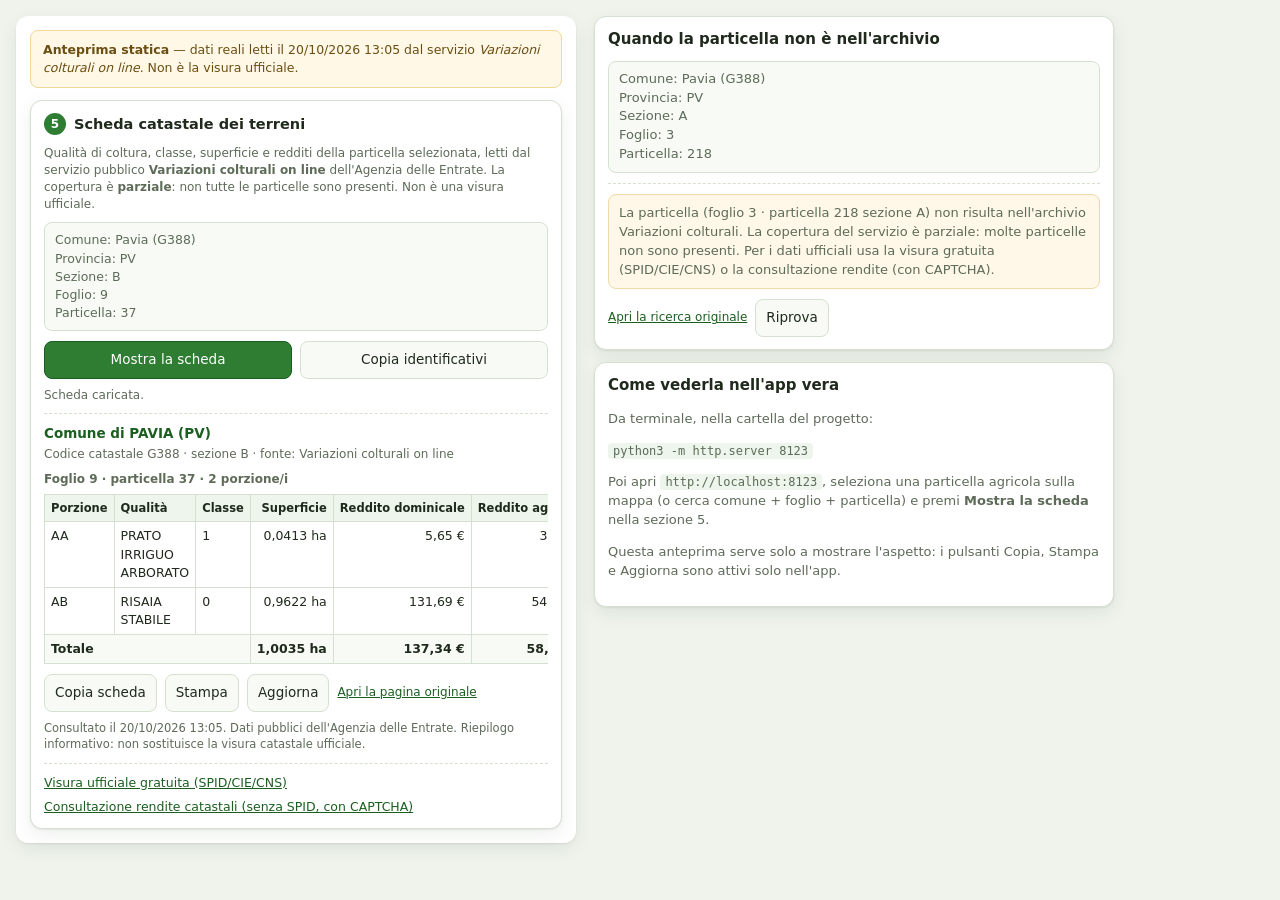
<file: doc/anteprima-scheda.html>
<!DOCTYPE html>
<html lang="it">
<head>
<meta charset="utf-8">
<meta name="viewport" content="width=device-width, initial-scale=1">
<title>Anteprima — Scheda catastale dei terreni (v2.1)</title>
<link rel="stylesheet" href="../web/app.css">
<style>
  body { display: block; }
  .preview-shell { display: flex; gap: 18px; align-items: flex-start; padding: 16px; flex-wrap: wrap; }
  .preview-panel { width: 560px; max-width: 100%; background: var(--panel); border-radius: var(--radius); box-shadow: var(--shadow); padding: 14px; }
  .preview-banner { margin: 0 0 12px; padding: 10px 12px; border-radius: 8px; background: #fff8e6; border: 1px solid #f0d79a; color: #6b4e12; font-size: 12.5px; }
  .preview-side { flex: 1; min-width: 280px; max-width: 520px; display: flex; flex-direction: column; gap: 12px; }
  .preview-side .card { box-shadow: var(--shadow); }
  .preview-side h2 { margin: 0 0 8px; font-size: 15px; }
  .preview-side p, .preview-side li { font-size: 13px; color: var(--muted); }
  .preview-side code { background: #eef5ec; padding: 1px 5px; border-radius: 4px; font-size: 12px; }
  .preview-missing .visura-empty { margin: 0; }
</style>
</head>
<body>
<div class="preview-shell">
  <div class="preview-panel">
    <p class="preview-banner">
      <b>Anteprima statica</b> — dati reali letti il 20/10/2026 13:05
      dal servizio <i>Variazioni colturali on line</i>. Non è la visura ufficiale.
    </p>
    <section class="card" id="card-visura">
      <h2><span class="n">5</span> Scheda catastale dei terreni</h2>
      <p class="hint visura-help">
        Qualità di coltura, classe, superficie e redditi della particella
        selezionata, letti dal servizio pubblico
        <b>Variazioni colturali on line</b> dell'Agenzia delle Entrate.
        La copertura è <b>parziale</b>: non tutte le particelle sono presenti.
        Non è una visura ufficiale.
      </p>
      <p id="visura-ident" class="visura-ident">Comune: Pavia (G388)
Provincia: PV
Sezione: B
Foglio: 9
Particella: 37</p>
      <div class="row">
        <button id="btn-visura" class="primary" type="button">Mostra la scheda</button>
        <button id="btn-copia-ident" type="button">Copia identificativi</button>
      </div>
      <p id="visura-status" class="hint" role="status" aria-live="polite">Scheda caricata.</p>
      <div id="out-visura" class="visura">

    <div class="visura-head">
      <strong>Comune di PAVIA (PV)</strong>
      <span>Codice catastale G388 · sezione B · fonte: Variazioni colturali on line</span>
    </div>
    <div class="visura-table-wrap">
      <table class="visura-table">
        <caption>Foglio 9 · particella 37 · 2 porzione/i</caption>
        <thead><tr><th scope="col">Porzione</th><th scope="col">Qualità</th><th scope="col">Classe</th><th scope="col" class="num">Superficie</th><th scope="col" class="num">Reddito dominicale</th><th scope="col" class="num">Reddito agrario</th></tr></thead>
        <tbody>
        <tr>
          <td>AA</td>
          <td>PRATO IRRIGUO ARBORATO</td>
          <td>1</td>
          <td class="num">0,0413 ha</td>
          <td class="num">5,65 €</td>
          <td class="num">3,84 €</td>
        </tr>
        <tr>
          <td>AB</td>
          <td>RISAIA STABILE</td>
          <td>0</td>
          <td class="num">0,9622 ha</td>
          <td class="num">131,69 €</td>
          <td class="num">54,66 €</td>
        </tr>
        </tbody>
        <tfoot>
          <tr>
            <th scope="row" colspan="3">Totale</th>
            <td class="num">1,0035 ha</td>
            <td class="num">137,34 €</td>
            <td class="num">58,50 €</td>
          </tr>
        </tfoot>
      </table>
    </div>
    <div class="visura-actions">
      <button type="button">Copia scheda</button>
      <button type="button">Stampa</button>
      <button type="button">Aggiorna</button>
      <a href="https://www1.agenziaentrate.gov.it/servizi/VariazioniColturali/motore.php?id=&amp;idimmobile=353329681&amp;idcomune=G388&amp;idsezione=B" target="_blank" rel="noopener">Apri la pagina originale</a>
    </div>
    <p class="visura-note">Consultato il 20/10/2026 13:05. Dati pubblici dell'Agenzia delle Entrate. Riepilogo informativo: non sostituisce la visura catastale ufficiale.</p>
      </div>
      <div class="visura-links">
        <a target="_blank" rel="noopener" href="https://www.agenziaentrate.gov.it/portale/schede/fabbricatiterreni/visura-catastale/visura-catastale-online">Visura ufficiale gratuita (SPID/CIE/CNS)</a>
        <a target="_blank" rel="noopener" href="https://www.agenziaentrate.gov.it/portale/schede/fabbricatiterreni/visura-catastale/consultazione-rendite-catastali">Consultazione rendite catastali (senza SPID, con CAPTCHA)</a>
      </div>
    </section>
  </div>

  <div class="preview-side">
    <section class="card preview-missing">
      <h2>Quando la particella non è nell'archivio</h2>
      <p id="visura-ident" class="visura-ident">Comune: Pavia (G388)
Provincia: PV
Sezione: A
Foglio: 3
Particella: 218</p>
      <div class="visura">
        <p class="visura-empty">La particella (foglio 3 · particella 218 sezione A) non risulta nell'archivio Variazioni colturali. La copertura del servizio è parziale: molte particelle non sono presenti. Per i dati ufficiali usa la visura gratuita (SPID/CIE/CNS) o la consultazione rendite (con CAPTCHA).</p>
        <div class="visura-actions">
          <a href="https://www1.agenziaentrate.gov.it/servizi/VariazioniColturali/motore.php?action=search&amp;provincia=PV&amp;comune=PAVIA&amp;sezione=A&amp;foglio=3&amp;numero=218" target="_blank" rel="noopener">Apri la ricerca originale</a>
          <button type="button">Riprova</button>
        </div>
      </div>
    </section>

    <section class="card">
      <h2>Come vederla nell'app vera</h2>
      <p>Da terminale, nella cartella del progetto:</p>
      <p><code>python3 -m http.server 8123</code></p>
      <p>Poi apri <code>http://localhost:8123</code>, seleziona una particella
      agricola sulla mappa (o cerca comune + foglio + particella) e premi
      <b>Mostra la scheda</b> nella sezione 5.</p>
      <p>Questa anteprima serve solo a mostrare l'aspetto: i pulsanti Copia,
      Stampa e Aggiorna sono attivi solo nell'app.</p>
    </section>
  </div>
</div>
</body>
</html>
</file>
<file: web/app.css>
/* ==========================================================================
   Mappa Campi Agricoli v2.1 - versione web
   ========================================================================== */

:root {
  --bg: #eff3ec;
  --panel: #ffffff;
  --ink: #1f2a1d;
  --muted: #5d6b58;
  --line: #d6e0d0;
  --accent: #2e7d32;
  --accent-dark: #1b5e20;
  --warn: #b26a00;
  --radius: 12px;
  --shadow: 0 1px 2px rgba(0, 0, 0, .07), 0 6px 18px rgba(21, 66, 27, .08);
  --panel-w: 390px;   /* larghezza del pannello laterale (modificabile a mano) */
}

* { box-sizing: border-box; }

html, body {
  margin: 0;
  height: 100%;
  background: var(--bg);
  color: var(--ink);
  font: 15px/1.45 system-ui, -apple-system, "Segoe UI", Roboto, Helvetica, Arial, sans-serif;
}

body { display: flex; flex-direction: column; }

/* --- barra superiore ---------------------------------------------------- */
.topbar {
  display: flex; align-items: center; justify-content: space-between;
  gap: 12px; padding: 10px 16px;
  background: linear-gradient(180deg, #2e7d32, #256428);
  color: #fff; box-shadow: var(--shadow); z-index: 500;
}
.brand { display: flex; align-items: center; gap: 12px; min-width: 0; }
.logo { font-size: 30px; line-height: 1; }
.topbar h1 { margin: 0; font-size: 18px; font-weight: 650; letter-spacing: .2px; }
.topbar h1 .ver {
  font-size: 11px; font-weight: 700; vertical-align: middle;
  background: rgba(255, 255, 255, .18); border-radius: 999px;
  padding: 2px 8px; margin-left: 4px;
}
.topbar p { margin: 1px 0 0; font-size: 12.5px; opacity: .88; }
.ghost {
  background: rgba(255, 255, 255, .14); color: #fff;
  border: 1px solid rgba(255, 255, 255, .3);
  width: 34px; height: 34px; border-radius: 50%; font-size: 17px;
  cursor: pointer;
}
.ghost:hover { background: rgba(255, 255, 255, .26); }

/* --- disposizione ------------------------------------------------------- */
.layout { flex: 1; display: flex; min-height: 0; position: relative; }

.panel {
  width: var(--panel-w); flex: 0 0 var(--panel-w); overflow-y: auto;
  padding: 14px; display: flex; flex-direction: column; gap: 12px;
  background: var(--bg); border-right: 1px solid var(--line);
}
.panel.hidden { display: none; }

/* --- maniglia di ridimensionamento del pannello ------------------------- */
.panel-resizer {
  flex: 0 0 6px; position: relative; z-index: 600;
  cursor: col-resize; touch-action: none; background: transparent;
}
/* Barra visibile solo al passaggio del mouse o durante il trascinamento. */
.panel-resizer::before {
  content: ""; position: absolute; top: 0; bottom: 0; left: 2px; width: 2px;
  border-radius: 2px; background: transparent; transition: background .15s;
}
.panel-resizer:hover::before,
.panel-resizer:focus-visible::before,
.panel-resizer.dragging::before { background: var(--accent); }
.panel-resizer:focus-visible { outline: 2px solid var(--accent); outline-offset: 2px; }
.panel.hidden + .panel-resizer { display: none; }
body.resizing { user-select: none; cursor: col-resize; }

.map-wrap { flex: 1; position: relative; min-width: 0; }
#map { position: absolute; inset: 0; background: #dfe6dc; }

.panel-toggle {
  position: absolute; top: 12px; left: 12px; z-index: 600;
  width: 40px; height: 40px; border-radius: 10px; cursor: pointer;
  border: 1px solid var(--line); background: #fff; font-size: 18px;
  box-shadow: var(--shadow);
}

/* --- schede ------------------------------------------------------------- */
.card {
  background: var(--panel); border: 1px solid var(--line);
  border-radius: var(--radius); padding: 12px 13px; box-shadow: var(--shadow);
}
.card h2 {
  margin: 0 0 10px; font-size: 14.5px; font-weight: 650;
  display: flex; align-items: center; gap: 8px;
}
.card h2 .n {
  flex: 0 0 22px; height: 22px; border-radius: 50%;
  background: var(--accent); color: #fff; font-size: 12px;
  display: inline-flex; align-items: center; justify-content: center;
}

label { display: block; font-size: 12.5px; color: var(--muted); margin: 8px 0 4px; }
input[type=text], select {
  width: 100%; padding: 8px 10px; font: inherit; font-size: 14px;
  border: 1px solid var(--line); border-radius: 8px; background: #fff;
  color: var(--ink);
}
input[type=text]:focus, select:focus { outline: 2px solid #a5d6a7; border-color: var(--accent); }

.row { display: flex; gap: 8px; margin-top: 10px; }
.row > * { flex: 1 1 0; min-width: 0; }

button {
  font: inherit; font-size: 13.5px; padding: 8px 10px; cursor: pointer;
  border: 1px solid var(--line); border-radius: 8px;
  background: #f7faf5; color: var(--ink);
}
button:hover { background: #eef5ec; }
button:disabled { opacity: .5; cursor: not-allowed; }
button.primary { background: var(--accent); color: #fff; border-color: var(--accent-dark); }
button.primary:hover { background: var(--accent-dark); }

.check { display: flex; align-items: center; gap: 8px; margin-top: 10px; font-size: 13.5px; color: var(--ink); }
.check input { width: auto; }

.hint { font-size: 12px; color: var(--muted); margin: 8px 0 0; line-height: 1.4; }
.hint code, code { background: #eef2ea; border-radius: 4px; padding: 1px 4px; font-size: 11.5px; }
.hint a { color: var(--accent-dark); }

.modes { display: flex; flex-direction: column; gap: 4px; }
.modes label { display: flex; align-items: center; gap: 8px; font-size: 13.5px; color: var(--ink); margin: 0; }
.modes input { width: auto; }
.draw-tools { margin-top: 8px; padding-top: 8px; border-top: 1px dashed var(--line); }

.risultati { margin-top: 10px; }
#list-risultati { height: auto; }

.dettagli { display: grid; grid-template-columns: 92px 1fr; gap: 4px 8px; margin: 0; font-size: 13.5px; }
.dettagli dt { color: var(--muted); font-size: 12.5px; }
.dettagli dd { margin: 0; }
.dettagli dd.big { font-weight: 650; font-size: 15px; color: var(--accent-dark); }

/* --- scheda catastale dei terreni --------------------------------------- */
.visura-ident {
  margin: 10px 0 0; padding: 8px 10px; border: 1px solid var(--line);
  border-radius: 8px; background: #f7faf5; color: var(--muted);
  font-size: 12.5px; line-height: 1.45; white-space: pre-line;
}
.visura-ident strong { color: var(--ink); }

.visura { margin-top: 10px; padding-top: 10px; border-top: 1px dashed var(--line); }
.visura-head { display: flex; flex-direction: column; gap: 2px; margin-bottom: 8px; }
.visura-head strong { color: var(--accent-dark); font-size: 13.5px; }
.visura-head span { color: var(--muted); font-size: 12px; }
.visura-table-wrap { overflow-x: auto; }
.visura-table { width: 100%; border-collapse: collapse; font-size: 12.5px; }
.visura-table caption {
  caption-side: top; text-align: left; padding: 0 0 5px;
  color: var(--muted); font-size: 12px; font-weight: 650;
}
.visura-table th, .visura-table td {
  border: 1px solid var(--line); padding: 5px 6px;
  text-align: left; vertical-align: top;
}
.visura-table thead th { background: #eef5ec; font-size: 11.5px; }
.visura-table tfoot th, .visura-table tfoot td {
  background: #f7faf5; font-weight: 650;
}
.visura-table .num { text-align: right; white-space: nowrap; }
.visura-table .visura-sub {
  display: block; color: var(--muted); font-size: 10.5px; font-weight: 400;
}

.visura-actions {
  display: flex; flex-wrap: wrap; align-items: center; gap: 8px;
  margin-top: 10px;
}
.visura-actions button { flex: 0 0 auto; }
.visura-actions a { font-size: 12px; color: var(--accent-dark); }

.visura-links {
  display: flex; flex-direction: column; gap: 6px;
  margin-top: 10px; padding-top: 10px; border-top: 1px dashed var(--line);
}
.visura-links a { color: var(--accent-dark); font-size: 12.5px; }

.visura-empty {
  margin: 0; padding: 9px 10px; border-radius: 8px;
  background: #fff8e8; border: 1px solid #f0d9a8; color: #6b4b00;
  font-size: 12.5px; line-height: 1.45;
}
#visura-status.err { color: var(--warn); }
.visura-note { margin: 8px 0 0; color: var(--muted); font-size: 11.5px; }

/* --- barra di stato ----------------------------------------------------- */
.statusbar {
  display: flex; justify-content: space-between; gap: 12px;
  padding: 6px 14px; background: #22301f; color: #e8f1e5;
  font-size: 12.5px; z-index: 500;
}
.statusbar .err { color: #ffcc80; }

/* --- mappa: etichette --------------------------------------------------- */
.leaflet-container { font: inherit; }
.leaflet-control-attribution { font-size: 10.5px !important; }
.parcel-tip {
  background: rgba(31, 42, 29, .92); color: #fff; border: none;
  border-radius: 6px; font-size: 11.5px; padding: 2px 6px;
}

/* --- finestra di aiuto -------------------------------------------------- */
.modal {
  position: fixed; inset: 0; z-index: 2000;
  background: rgba(15, 25, 12, .55);
  display: flex; align-items: center; justify-content: center; padding: 20px;
}
/* L'attributo hidden deve vincere sul display: flex qui sopra, altrimenti la
   finestra coprirebbe la pagina bloccando ogni clic. */
.modal[hidden] { display: none; }
.modal-box {
  position: relative; background: #fff; border-radius: 14px;
  max-width: 620px; max-height: 84vh; overflow-y: auto; padding: 22px 26px;
  box-shadow: 0 20px 60px rgba(0, 0, 0, .35);
}
.modal-box h2 { font-size: 16px; margin: 16px 0 6px; color: var(--accent-dark); }
.modal-box h2:first-of-type { margin-top: 0; }
.modal-box ol, .modal-box ul { margin: 0; padding-left: 20px; font-size: 14px; }
.modal-box li { margin: 5px 0; }
.modal-close {
  position: absolute; top: 10px; right: 12px; border: none; background: none;
  font-size: 24px; line-height: 1; cursor: pointer; color: var(--muted);
}

/* --- stampa della sola scheda catastale --------------------------------- */
@media print {
  body.printing-visura .topbar,
  body.printing-visura .panel > .card:not(#card-visura),
  body.printing-visura .map-wrap,
  body.printing-visura .statusbar,
  body.printing-visura .panel-resizer,
  body.printing-visura .panel-toggle,
  body.printing-visura .visura-help,
  body.printing-visura .visura-links,
  body.printing-visura .visura-actions,
  body.printing-visura #btn-visura,
  body.printing-visura #btn-copia-ident,
  body.printing-visura #visura-status {
    display: none !important;
  }
  body.printing-visura .layout { display: block; }
  body.printing-visura .panel {
    display: block; width: auto; max-height: none; overflow: visible;
    border: none; padding: 0;
  }
  body.printing-visura #card-visura {
    border: none; box-shadow: none; padding: 0;
  }
  body.printing-visura #out-visura[hidden] { display: none !important; }
  body.printing-visura #out-visura { display: block !important; }
  body.printing-visura .visura-table { font-size: 11px; }
  body.printing-visura .visura-table th,
  body.printing-visura .visura-table td { padding: 3px 4px; }
  body.printing-visura a { color: inherit; text-decoration: none; }
}

/* --- schermi stretti ---------------------------------------------------- */
@media (max-width: 820px) {
  .layout { flex-direction: column; }
  .panel {
    width: auto; flex: 0 0 auto; order: 2; max-height: 52vh;
    border-right: none; border-top: 1px solid var(--line);
  }
  .map-wrap { order: 1; flex: 1 1 48vh; }
  .panel.hidden { display: none; }
  /* Su schermo stretto il pannello sta sotto la mappa: niente ridimensionamento. */
  .panel-resizer { display: none; }
}
</file>
